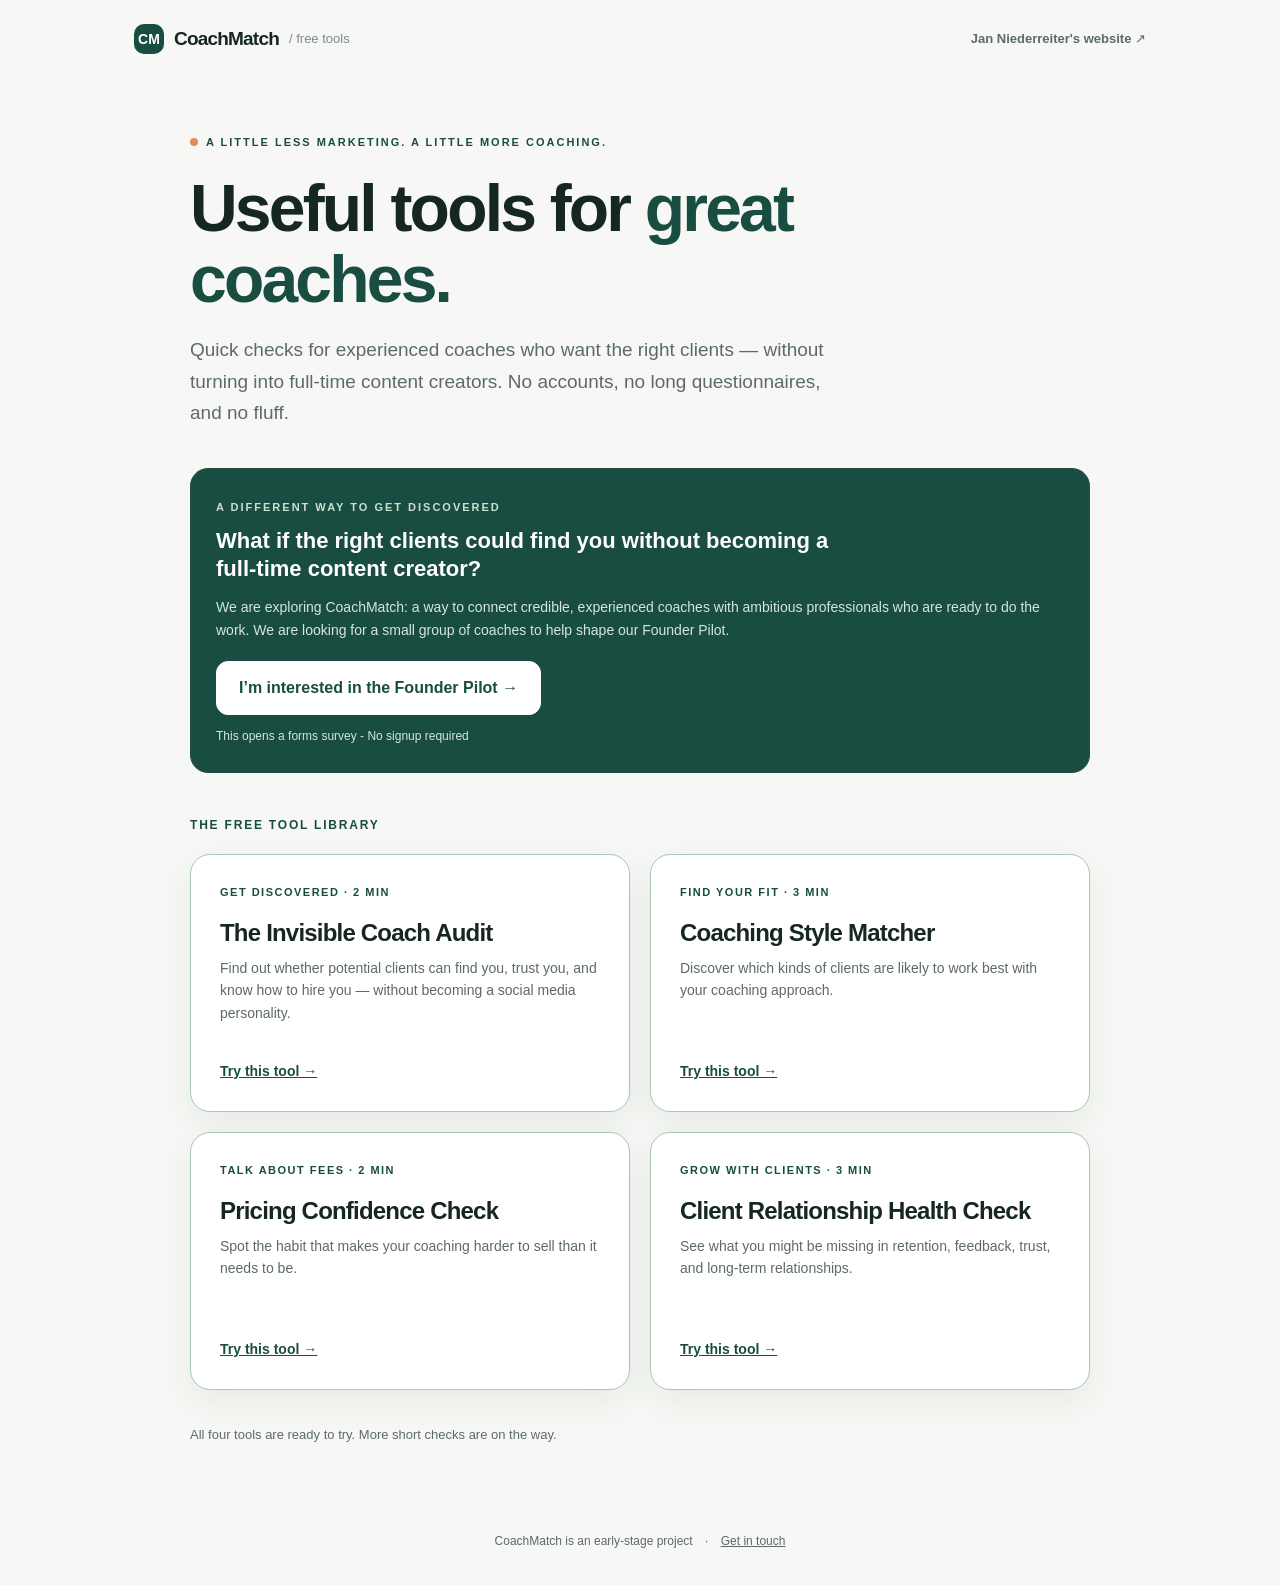
<file: tools/index.html>
<!doctype html>
<html lang="en">
<head>
  <meta charset="utf-8">
  <meta name="viewport" content="width=device-width,initial-scale=1">
  <meta name="theme-color" content="#f7f8f5">
  <title>CoachMatch | Free Tools for Experienced Coaches</title>
  <meta name="description" content="Free, practical tools for experienced coaches: get discovered, find better-fit clients, discuss your prices, and build lasting relationships.">
  <link rel="canonical" href="https://janniederreiter.com/tools/">
  <link rel="stylesheet" href="assets/styles.css">
</head>
<body>
  <header class="site-header">
    <a class="brand" href="./"><span class="brand-symbol">CM</span> CoachMatch <span style="font-weight:500;color:#7c8b83;font-size:13px;letter-spacing:0">/ free tools</span></a>
    <a class="top-link" href="/">Jan Niederreiter's website ↗</a>
  </header>
  <main class="wrap">
    <section class="hub-hero">
      <span class="eyebrow"><span class="dot" aria-hidden="true"></span> A little less marketing. A little more coaching.</span>
      <h1>Useful tools for <em>great coaches.</em></h1>
      <p class="lede">Quick checks for experienced coaches who want the right clients — without turning into full-time content creators. No accounts, no long questionnaires, and no fluff.</p>
    </section>
    <div id="pilot-invite" class="hub-pilot-invite" aria-label="CoachMatch Founder Pilot"></div>
    <h2 class="section-label">The free tool library</h2>
    <div class="tool-grid" id="tool-grid"></div>
    <p class="small-note">All four tools are ready to try. More short checks are on the way.</p>
  </main>
  <footer class="footer">CoachMatch is an early-stage project <span class="sep">·</span> <a href="mailto:janniederreiter@gmail.com">Get in touch</a></footer>
  <script src="assets/pilot.js"></script>
  <script src="data/registry.js"></script>
  <script>
    (function(){
      const grid=document.getElementById('tool-grid');
      document.getElementById('pilot-invite').innerHTML=window.CoachMatchPilotCard();
      const escape=s=>String(s||'').replace(/[&<>"']/g,c=>({'&':'&amp;','<':'&lt;','>':'&gt;','"':'&quot;'}[c]));
      for(const tool of window.CoachMatchRegistry||[]){
        const live=tool.status==='live';
        const div=document.createElement('article');
        div.className='tile '+(live?'active':'tile-coming');
        div.innerHTML=`<span class="tile-category">${escape(tool.category)} · ${escape(tool.duration)}</span><h2>${escape(tool.title)}</h2><p>${escape(tool.description)}</p><div class="tile-bottom">${live?`<a href="${encodeURIComponent(tool.slug)}/" aria-label="Try ${escape(tool.title)}">Try this tool →</a>`:'Coming soon'}</div>`;
        grid.appendChild(div);
      }
    })();
  </script>
</body>
</html>
</file>
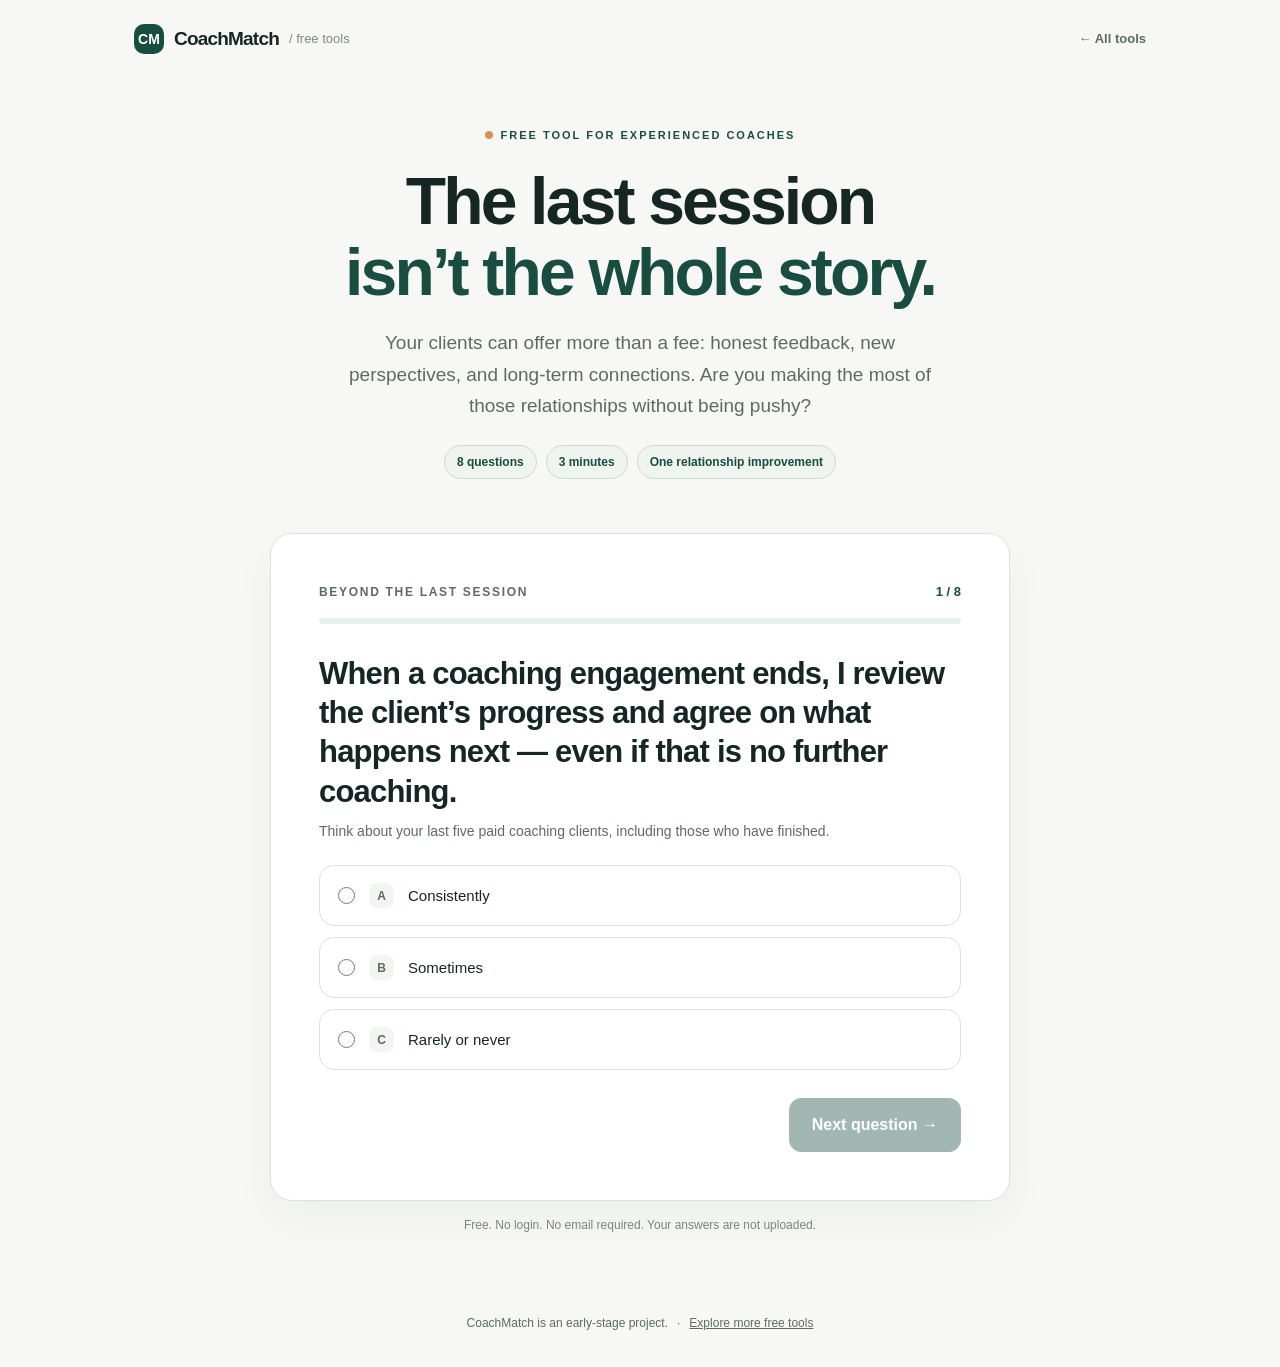
<file: tools/client-relationship-health-check/index.html>
<!doctype html>
<html lang="en">
<head>
  <meta charset="utf-8">
  <meta name="viewport" content="width=device-width,initial-scale=1">
  <meta name="theme-color" content="#f7f8f5">
  <title>The Coach Client Relationship Health Check | CoachMatch Free Tools</title>
  <meta name="description" content="A three-minute check of how you close engagements, learn from clients, welcome advocacy, and maintain meaningful connections.">
  <meta property="og:title" content="The Coach Client Relationship Health Check">
  <meta property="og:description" content="A three-minute check of how you close engagements, learn from clients, welcome advocacy, and maintain meaningful connections.">
  <meta property="og:type" content="website">
  <link rel="canonical" href="https://janniederreiter.com/tools/client-relationship-health-check/">
  <link rel="stylesheet" href="../assets/styles.css">
</head>
<body>
  <header class="site-header">
    <a class="brand" href="../" aria-label="CoachMatch free tools home"><span class="brand-symbol">CM</span> CoachMatch <span style="font-weight:500;color:#7c8b83;font-size:13px;letter-spacing:0">/ free tools</span></a>
    <a class="top-link" href="../">← All tools</a>
  </header>
  <main class="wrap">
    <section class="hero">
      <span class="eyebrow"><span class="dot" aria-hidden="true"></span> Free tool for experienced coaches</span>
      <h1>The last session<br><em>isn’t the whole story.</em></h1>
      <p class="lede">Your clients can offer more than a fee: honest feedback, new perspectives, and long-term connections. Are you making the most of those relationships without being pushy?</p>
      <div class="pills" aria-label="Quiz details"><span class="pill">8 questions</span><span class="pill">3 minutes</span><span class="pill">One relationship improvement</span></div>
    </section>
    <div class="card tool-card" id="tool-root" aria-label="The Coach Client Relationship Health Check questionnaire"></div>
    <p class="card-footnote" style="margin-top:15px">Free. No login. No email required. Your answers are not uploaded.</p>
  </main>
  <footer class="footer"><span>CoachMatch is an early-stage project.</span><span class="sep">·</span><a href="../">Explore more free tools</a></footer>
  <script src="../data/client-relationship-health-check.js"></script>
  <script src="../assets/pilot.js"></script>
  <script src="../assets/engine.js"></script>
</body>
</html>
</file>
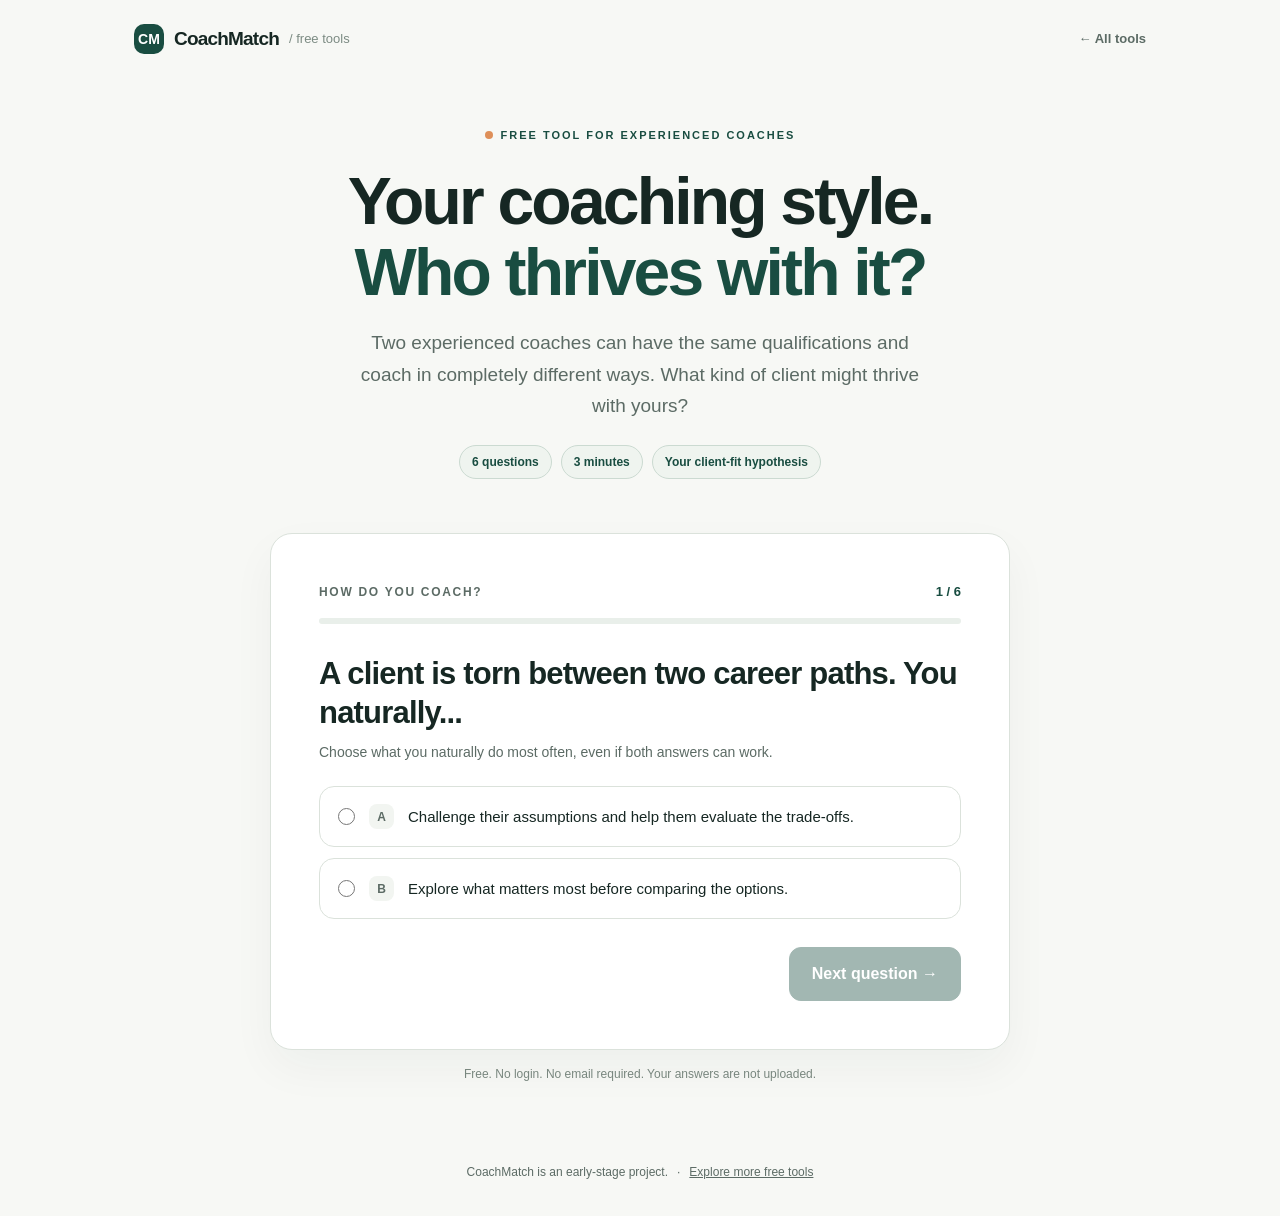
<file: tools/coaching-style-matcher/index.html>
<!doctype html>
<html lang="en">
<head>
  <meta charset="utf-8">
  <meta name="viewport" content="width=device-width,initial-scale=1">
  <meta name="theme-color" content="#f7f8f5">
  <title>The Coaching Style Matcher | CoachMatch Free Tools</title>
  <meta name="description" content="Two equally good coaches can be right for completely different clients. Discover the clients most compatible with how you naturally coach.">
  <meta property="og:title" content="The Coaching Style Matcher">
  <meta property="og:description" content="Two equally good coaches can be right for completely different clients. Discover the clients most compatible with how you naturally coach.">
  <meta property="og:type" content="website">
  <link rel="canonical" href="https://janniederreiter.com/tools/coaching-style-matcher/">
  <link rel="stylesheet" href="../assets/styles.css">
</head>
<body>
  <header class="site-header">
    <a class="brand" href="../" aria-label="CoachMatch free tools home"><span class="brand-symbol">CM</span> CoachMatch <span style="font-weight:500;color:#7c8b83;font-size:13px;letter-spacing:0">/ free tools</span></a>
    <a class="top-link" href="../">← All tools</a>
  </header>
  <main class="wrap">
    <section class="hero">
      <span class="eyebrow"><span class="dot" aria-hidden="true"></span> Free tool for experienced coaches</span>
      <h1>Your coaching style.<br><em>Who thrives with it?</em></h1>
      <p class="lede">Two experienced coaches can have the same qualifications and coach in completely different ways. What kind of client might thrive with yours?</p>
      <div class="pills" aria-label="Quiz details"><span class="pill">6 questions</span><span class="pill">3 minutes</span><span class="pill">Your client-fit hypothesis</span></div>
    </section>
    <div class="card tool-card" id="tool-root" aria-label="The Coaching Style Matcher questionnaire"></div>
    <p class="card-footnote" style="margin-top:15px">Free. No login. No email required. Your answers are not uploaded.</p>
  </main>
  <footer class="footer"><span>CoachMatch is an early-stage project.</span><span class="sep">·</span><a href="../">Explore more free tools</a></footer>
  <script src="../data/coaching-style-matcher.js"></script>
  <script src="../assets/pilot.js"></script>
  <script src="../assets/engine.js"></script>
</body>
</html>
</file>
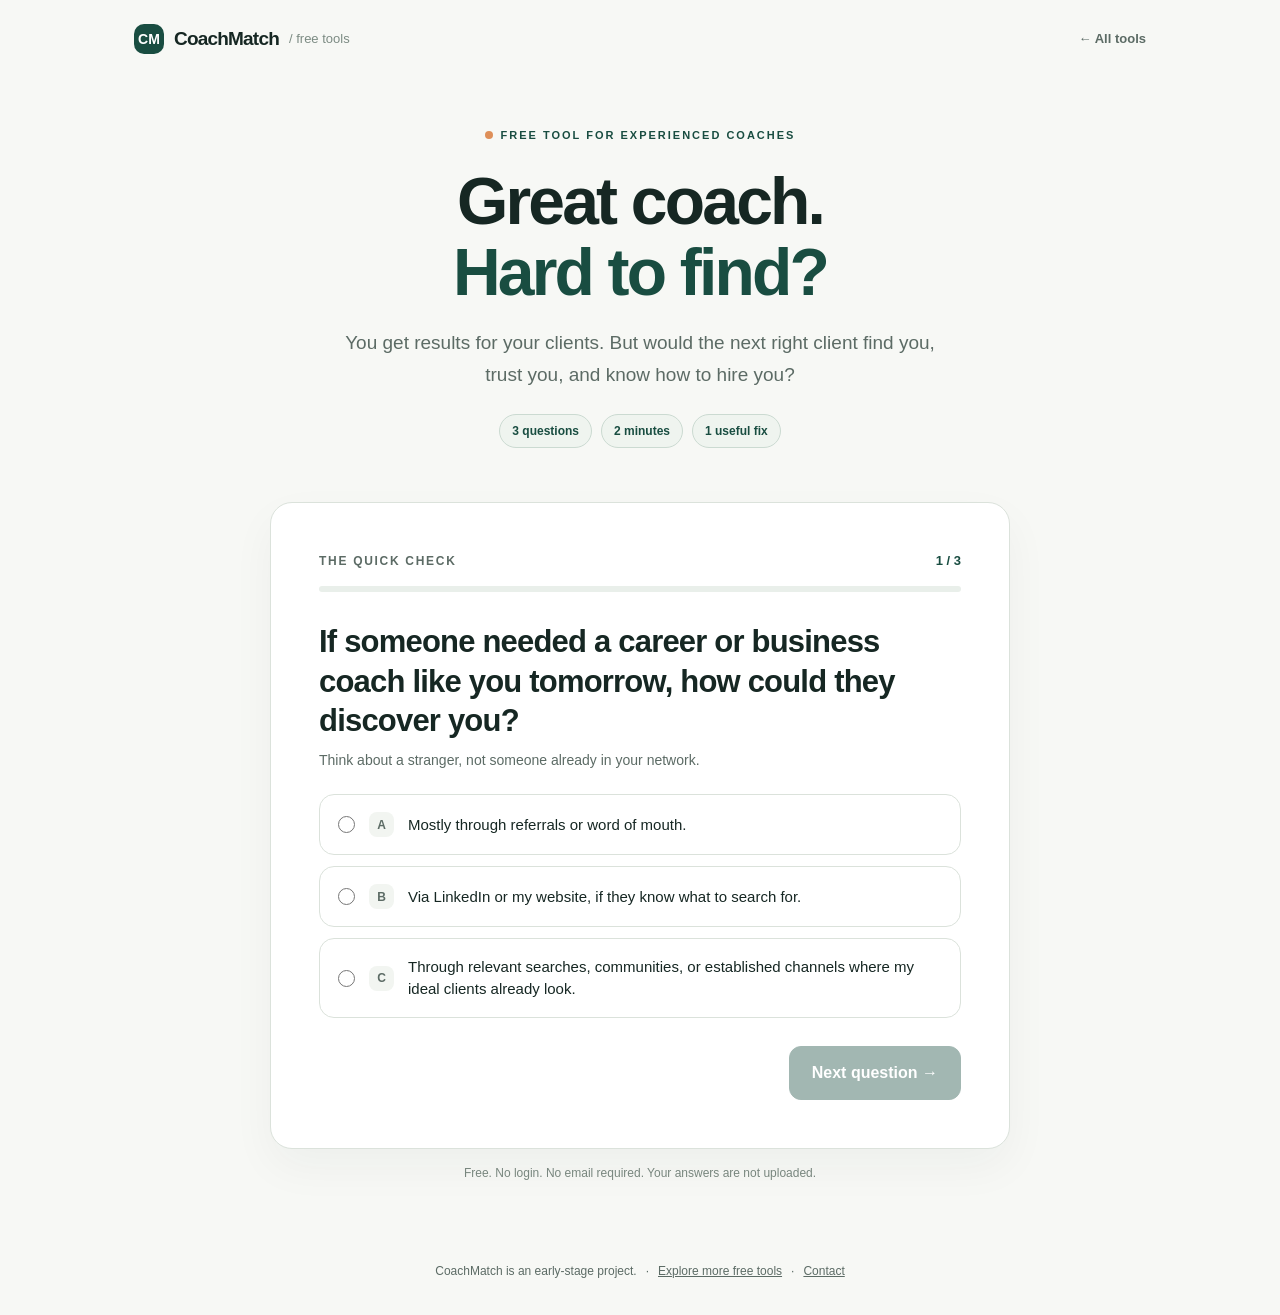
<file: tools/invisible-coach-audit/index.html>
<!doctype html>
<html lang="en">
<head>
  <meta charset="utf-8">
  <meta name="viewport" content="width=device-width,initial-scale=1">
  <meta name="theme-color" content="#f7f8f5">
  <title>The Invisible Coach Audit | CoachMatch Free Tools</title>
  <meta name="description" content="Great coach, hard to find? Take the free 2-minute Invisible Coach Audit to discover one thing to fix so clients can find, trust and choose you.">
  <meta property="og:title" content="The Invisible Coach Audit">
  <meta property="og:description" content="Three questions. Two minutes. One useful fix. For credible coaches who would rather coach than become influencers.">
  <meta property="og:type" content="website">
  <link rel="canonical" href="https://janniederreiter.com/tools/invisible-coach-audit/">
  <link rel="stylesheet" href="../assets/styles.css">
</head>
<body>
  <header class="site-header">
    <a class="brand" href="../" aria-label="CoachMatch free tools home"><span class="brand-symbol">CM</span> CoachMatch <span style="font-weight:500;color:#7c8b83;font-size:13px;letter-spacing:0">/ free tools</span></a>
    <a class="top-link" href="../">← All tools</a>
  </header>
  <main class="wrap">
    <section class="hero">
      <span class="eyebrow"><span class="dot" aria-hidden="true"></span> Free tool for experienced coaches</span>
      <h1>Great coach.<br><em>Hard to find?</em></h1>
      <p class="lede">You get results for your clients. But would the next right client find you, trust you, and know how to hire you?</p>
      <div class="pills" aria-label="Quiz details"><span class="pill">3 questions</span><span class="pill">2 minutes</span><span class="pill">1 useful fix</span></div>
    </section>
    <div class="card tool-card" id="tool-root" aria-label="Invisible Coach Audit questionnaire"></div>
    <p class="card-footnote" style="margin-top:15px">Free. No login. No email required. Your answers are not uploaded.</p>
  </main>
  <footer class="footer"><span>CoachMatch is an early-stage project.</span><span class="sep">·</span><a href="../">Explore more free tools</a><span class="sep">·</span><a href="mailto:janniederreiter@gmail.com">Contact</a></footer>
  <script src="../data/invisible-coach-audit.js"></script>
  <script src="../assets/pilot.js"></script>
  <script src="../assets/engine.js"></script>
</body>
</html>
</file>
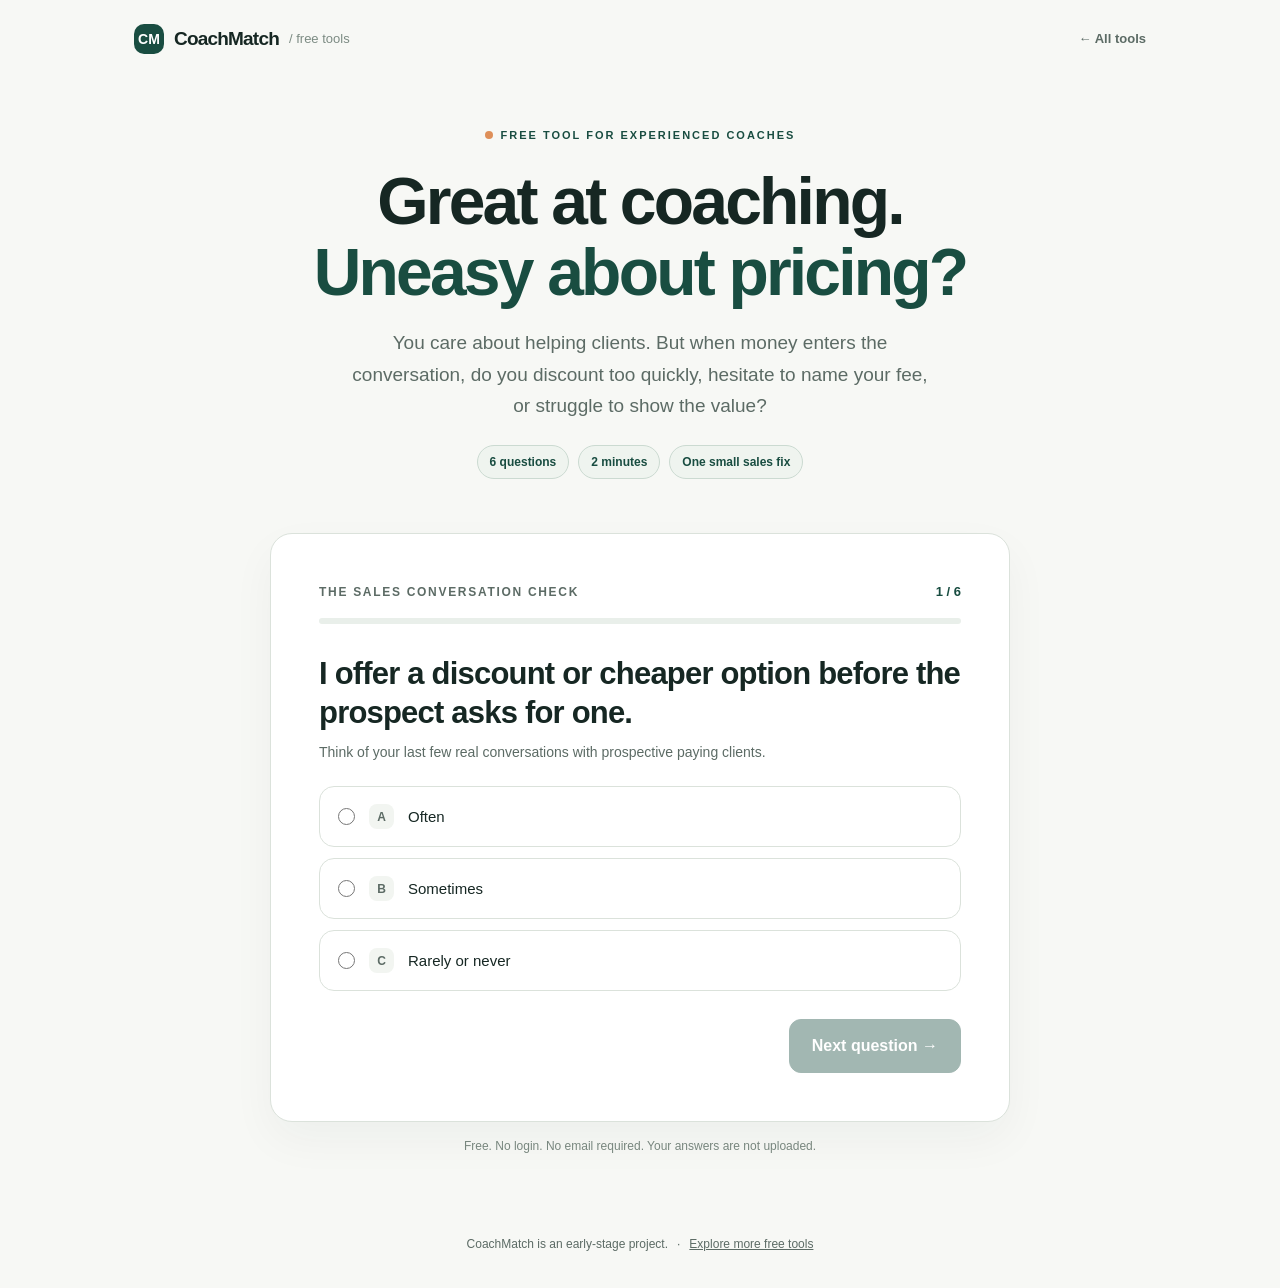
<file: tools/pricing-confidence-check/index.html>
<!doctype html>
<html lang="en">
<head>
  <meta charset="utf-8">
  <meta name="viewport" content="width=device-width,initial-scale=1">
  <meta name="theme-color" content="#f7f8f5">
  <title>The Coach Pricing Confidence Check | CoachMatch Free Tools</title>
  <meta name="description" content="A two-minute check for experienced coaches who find the fee conversation harder than the coaching.">
  <meta property="og:title" content="The Coach Pricing Confidence Check">
  <meta property="og:description" content="A two-minute check for experienced coaches who find the fee conversation harder than the coaching.">
  <meta property="og:type" content="website">
  <link rel="canonical" href="https://janniederreiter.com/tools/pricing-confidence-check/">
  <link rel="stylesheet" href="../assets/styles.css">
</head>
<body>
  <header class="site-header">
    <a class="brand" href="../" aria-label="CoachMatch free tools home"><span class="brand-symbol">CM</span> CoachMatch <span style="font-weight:500;color:#7c8b83;font-size:13px;letter-spacing:0">/ free tools</span></a>
    <a class="top-link" href="../">← All tools</a>
  </header>
  <main class="wrap">
    <section class="hero">
      <span class="eyebrow"><span class="dot" aria-hidden="true"></span> Free tool for experienced coaches</span>
      <h1>Great at coaching.<br><em>Uneasy about pricing?</em></h1>
      <p class="lede">You care about helping clients. But when money enters the conversation, do you discount too quickly, hesitate to name your fee, or struggle to show the value?</p>
      <div class="pills" aria-label="Quiz details"><span class="pill">6 questions</span><span class="pill">2 minutes</span><span class="pill">One small sales fix</span></div>
    </section>
    <div class="card tool-card" id="tool-root" aria-label="The Coach Pricing Confidence Check questionnaire"></div>
    <p class="card-footnote" style="margin-top:15px">Free. No login. No email required. Your answers are not uploaded.</p>
  </main>
  <footer class="footer"><span>CoachMatch is an early-stage project.</span><span class="sep">·</span><a href="../">Explore more free tools</a></footer>
  <script src="../data/pricing-confidence-check.js"></script>
  <script src="../assets/pilot.js"></script>
  <script src="../assets/engine.js"></script>
</body>
</html>
</file>
<file: tools/assets/styles.css>
/* CoachMatch Handraisers — shared stylesheet. No external dependencies. */
:root {
  color-scheme: light;
  --ink: #162723;
  --ink-muted: #5c6b65;
  --forest: #194d41;
  --forest-hover: #123e35;
  --mint: #d6e7dd;
  --paper: #f7f8f5;
  --white: #fff;
  --stroke: #dbe2db;
  --orange: #de8f59;
  --radius: 22px;
  font-synthesis: none;
}
*, *::before, *::after {box-sizing: border-box}
html { scroll-behavior: smooth }
body { margin: 0; background: var(--paper); color: var(--ink); font-family: -apple-system,BlinkMacSystemFont,"Segoe UI",Roboto,Arial,sans-serif; line-height: 1.5; }
button, input, select {font: inherit}
a { color: var(--forest); }
a:hover {text-decoration-thickness: 2px}
button {cursor:pointer}
button:focus-visible, a:focus-visible, input:focus-visible {outline: 3px solid #f3a66b; outline-offset: 3px}
.site-header {max-width:1060px; margin:0 auto; padding:24px 24px 8px; display:flex; gap:20px; justify-content:space-between; align-items:center}
.brand {color:var(--ink); text-decoration:none; font-weight:840; font-size:19px; letter-spacing:-.8px; display:flex; gap:10px; align-items:center}
.brand-symbol {width:30px;height:30px;border-radius:10px; background:var(--forest); color:#fff; display:inline-grid;place-items:center;font-size:14px; letter-spacing:0}
.top-link {font-size:13px; font-weight:700; color:var(--ink-muted); text-decoration:none}
.top-link:hover {color:var(--forest);text-decoration:underline}
.wrap {width:min(100% - 40px, 900px); margin:0 auto}
.hero {padding:60px 10px 38px; text-align:center}
.eyebrow {display:inline-flex; align-items:center; gap:8px; text-transform:uppercase; letter-spacing:2px; font-size:11px; font-weight:850; color:var(--forest)}
.dot {width:8px;height:8px;background:var(--orange);border-radius:50%;display:inline-block}
h1 {font-size:clamp(39px,6vw,66px);line-height:1.07; letter-spacing:-2.8px; margin:20px 0 20px;font-weight:850}
h1 em {font-style:normal; color:var(--forest)}
.lede {font-size:clamp(16px,2.1vw,19px); max-width:590px; line-height:1.65; color:var(--ink-muted); margin:0 auto}
.pills {display:flex; justify-content:center; align-items:center; gap:9px; flex-wrap:wrap; margin-top:24px}
.pill {font-size:12px; font-weight:700; color:var(--forest); border:1px solid #cbdad1; border-radius:99px; padding:7px 12px; background:#eff4ef}
.card {background:var(--white); border:1px solid var(--stroke); border-radius:var(--radius); box-shadow:0 18px 45px rgba(16,45,36,.045)}
.tool-card {max-width:740px;margin:16px auto 0; overflow:hidden}
.quiz-content {padding:clamp(24px,5vw,48px)}
.quiz-top {display:flex;align-items:center;justify-content:space-between; gap:10px; margin-bottom:16px}
.mini-label {font-size:12px;font-weight:800; text-transform:uppercase; letter-spacing:1.7px; color:var(--ink-muted)}
.counter {font-size:13px;font-weight:750;color:var(--forest)}
.progress {height:6px;border-radius:99px;background:#e9efea;overflow:hidden;margin-bottom:30px}
.progress-fill {background:var(--forest);width:0%;height:100%;border-radius:99px; transition:width .25s}
.question-title {font-size:clamp(23px,3.6vw,31px);line-height:1.27; letter-spacing:-.8px; margin:0 0 10px; font-weight:800}
.question-context {color:var(--ink-muted);font-size:14px;margin:0 0 23px}
.question-fieldset {border:0; margin:0; padding:0; min-width:0}
.question-fieldset legend {position:absolute;width:1px;height:1px;padding:0;overflow:hidden;clip:rect(0,0,0,0);white-space:nowrap;border:0}
.options {display:grid;gap:11px}
.option {display:flex;align-items:center; gap:14px; border:1.5px solid var(--stroke);padding:17px 18px;border-radius:15px; background:#fff; cursor:pointer; transition:background .15s,border-color .15s}
.option:hover {border-color:#a5c2b3;background:#f6faf7}
.option:has(input:checked) {border-color:var(--forest);background:#eef6f0;box-shadow:0 0 0 1px var(--forest) inset}
.option input {accent-color:var(--forest); width:17px;height:17px; flex:0 0 17px;margin:0}
.option-letter {display:inline-flex;align-items:center;justify-content:center;background:#f2f5f1;width:25px;height:25px;flex:0 0 25px;border-radius:8px;font-size:12px;font-weight:800;color:var(--ink-muted)}
.option-text {font-size:15px;line-height:1.45}
.quiz-actions {display:flex;align-items:center;justify-content:space-between;gap:16px;margin-top:28px}
.button {background:var(--forest);color:white;border:1px solid var(--forest);border-radius:12px;padding:14px 22px;font-weight:750;text-decoration:none;display:inline-flex;justify-content:center;align-items:center;gap:10px;transition:transform .12s,background .12s; text-align:center;min-height:48px}
.button:hover:not(:disabled) {transform:translateY(-1px);background:var(--forest-hover);text-decoration:none}
.button:disabled {opacity:.4;cursor:not-allowed;transform:none}
.button.secondary {background:#fff;color:var(--forest);border:1px solid #bfd3c6}
.button.secondary:hover {background:#eef6f0}
.button.linklike {background:transparent;border:0;color:var(--ink-muted);padding:10px 0;min-height:38px;font-size:14px}
.button.linklike:hover {background:transparent;color:var(--forest);transform:none}
.btn-right {margin-left:auto}
.card-footnote {font-size:12px;color:#78867e;text-align:center; padding:0 20px 26px}
.result-heading {font-size:clamp(31px,5vw,43px);letter-spacing:-1.7px;line-height:1.12;margin:10px 0}
.result-explain {font-size:16px;color:var(--ink-muted);line-height:1.7;margin:12px 0 25px}
.result-kicker {text-transform:uppercase;letter-spacing:2px;font-size:11px;font-weight:850;color:var(--forest)}
.snapshot {display:grid;grid-template-columns:repeat(3,minmax(0,1fr)); gap:10px; margin:20px 0 26px}
.score-box {background:#f6f8f5;border:1px solid #e3eae2;border-radius:13px;padding:12px}
.score-label {font-size:11px;font-weight:800;letter-spacing:1px;color:var(--ink-muted);text-transform:uppercase}
.meter {height:6px;margin-top:12px;border-radius:99px;background:#dfe6df;overflow:hidden}
.meter-fill {height:100%;background:var(--forest);border-radius:99px}
.score-caption {font-size:11px;margin-top:7px;color:var(--ink-muted)}
.fix-card {border-radius:16px;background:#f1f6f1;border:1px solid #d9e6dc;padding:22px;margin:20px 0}
.fix-card h3 {margin:0 0 8px;font-size:19px;letter-spacing:-.35px}
.fix-card p {margin:0 0 10px;font-size:15px;line-height:1.6}
.template {border-left:3px solid var(--orange);padding:9px 0 9px 14px;color:#3d5c50;font-weight:550;white-space:pre-line}
.muted {color:var(--ink-muted)}
.disclaimer {color:var(--ink-muted);font-size:12px;line-height:1.5}
.pilot-box {margin:27px 0 0; border:1px solid #234f44;background:var(--forest); border-radius:18px;padding:25px;color:#fff}
.pilot-box .result-kicker {color:#c8e2cf}
.pilot-box h3 {font-size:22px;line-height:1.25;margin:9px 0}
.pilot-box p {color:#d4e7da;font-size:14px;line-height:1.65}
.pilot-box .button {background:#fff;color:var(--forest);border-color:#fff; margin-top:5px}
.pilot-box .button:hover {background:#edf5ef;color:var(--forest)}
.pilot-box .pilot-note {font-size:12px;margin:12px 0 0;color:#d4e7da}
.hub-pilot-invite .pilot-box {margin:0 0 43px}
.hub-pilot-invite .pilot-box h3 {max-width:650px}
.share-row {display:flex;gap:12px;align-items:center;justify-content:space-between;flex-wrap:wrap;margin-top:22px}
.share-row .button {padding:10px 14px;min-height:40px;font-size:13px}
.footer {text-align:center; padding:42px 22px 35px; color:var(--ink-muted);font-size:12px}
.footer a {color:inherit}
.footer .sep {margin:0 9px}
/* Tool directory */
.hub-hero {padding:67px 0 40px;text-align:left}
.hub-hero h1 {max-width:720px}
.hub-hero .lede {margin:0;max-width:660px}
.section-label {text-transform:uppercase;letter-spacing:1.8px;font-size:12px;font-weight:800;color:var(--forest);margin:20px 0}
.tool-grid {display:grid;grid-template-columns:repeat(2,minmax(0,1fr));gap:20px;padding-bottom:35px}
.tile {background:white;border:1px solid var(--stroke);border-radius:20px;padding:29px;display:flex;flex-direction:column;min-height:258px}
.tile.active {border-color:#a7c8b6;box-shadow:0 12px 34px rgba(22,60,46,.07)}
.tile-category {font-size:11px;font-weight:800;text-transform:uppercase;letter-spacing:1.5px;color:var(--forest)}
.tile h2 {font-size:24px;line-height:1.18;letter-spacing:-.8px;margin:18px 0 10px}
.tile p {color:var(--ink-muted);font-size:14px;line-height:1.6;margin:0 0 24px}
.tile-bottom {margin-top:auto;font-weight:800;font-size:14px}
.tile-coming .tile-category,.tile-coming .tile-bottom {color:#87918b}
.small-note {font-size:13px;color:var(--ink-muted);margin:0 0 45px}
/* Embedded presentation: remove outer page chrome and keep iframe compact */
html.embed-mode body {background:transparent}
html.embed-mode .site-header, html.embed-mode .footer {display:none}
html.embed-mode .wrap {width:100%;max-width:760px}
html.embed-mode .hero {padding:22px 12px 14px}
html.embed-mode h1 {font-size:clamp(30px,5vw,43px);letter-spacing:-1.4px;margin:12px 0}
html.embed-mode .lede {font-size:15px}
html.embed-mode .tool-card {margin:12px}
@media (max-width:650px) {
  .site-header {padding:18px 20px 0}
  .wrap {width:calc(100% - 28px)}
  .hero {padding:43px 6px 22px}
  h1 {letter-spacing:-1.6px}
  .quiz-content {padding:24px 19px}
  .option {padding:15px 12px;gap:9px}
  .option-text {font-size:14px}
  .option-letter {display:none}
  .snapshot {gap:6px}
  .score-box {padding:10px 8px}
  .score-label {font-size:10px;letter-spacing:.4px}
  .hub-hero {padding:40px 0 20px}
  .tool-grid {grid-template-columns:1fr;gap:14px}
  .tile {min-height:210px;padding:23px}
  .quiz-actions {gap:10px}
  .quiz-actions .button {padding:13px 15px;font-size:14px}
  .pilot-box {padding:21px}
  html.embed-mode .tool-card {margin:8px}
}
@media (prefers-reduced-motion:reduce) {*,*::before,*::after {scroll-behavior:auto!important;transition:none!important;animation:none!important}}

/* Additional shared score and coaching-style result presentations. */
.snapshot-four {grid-template-columns: repeat(2,minmax(0,1fr))}
.style-axes {display:grid;grid-template-columns:repeat(2,minmax(0,1fr));gap:10px;margin:20px 0 26px}
.style-axes .score-box {padding:17px}
.style-axes strong {display:block;margin-top:8px;font-size:15px;letter-spacing:-.15px}
.match-panel {border:1px solid #d9e6dc;border-radius:16px;padding:22px;background:#f8faf7}
.match-panel h3 {font-size:15px;letter-spacing:-.2px;margin:15px 0 4px}
.match-panel p {margin:7px 0 10px;color:var(--ink-muted);font-size:15px;line-height:1.62}
@media (max-width:480px) {
  .style-axes {grid-template-columns:1fr}
  .snapshot-four .score-label {font-size:10px;letter-spacing:0}
}
</file>
